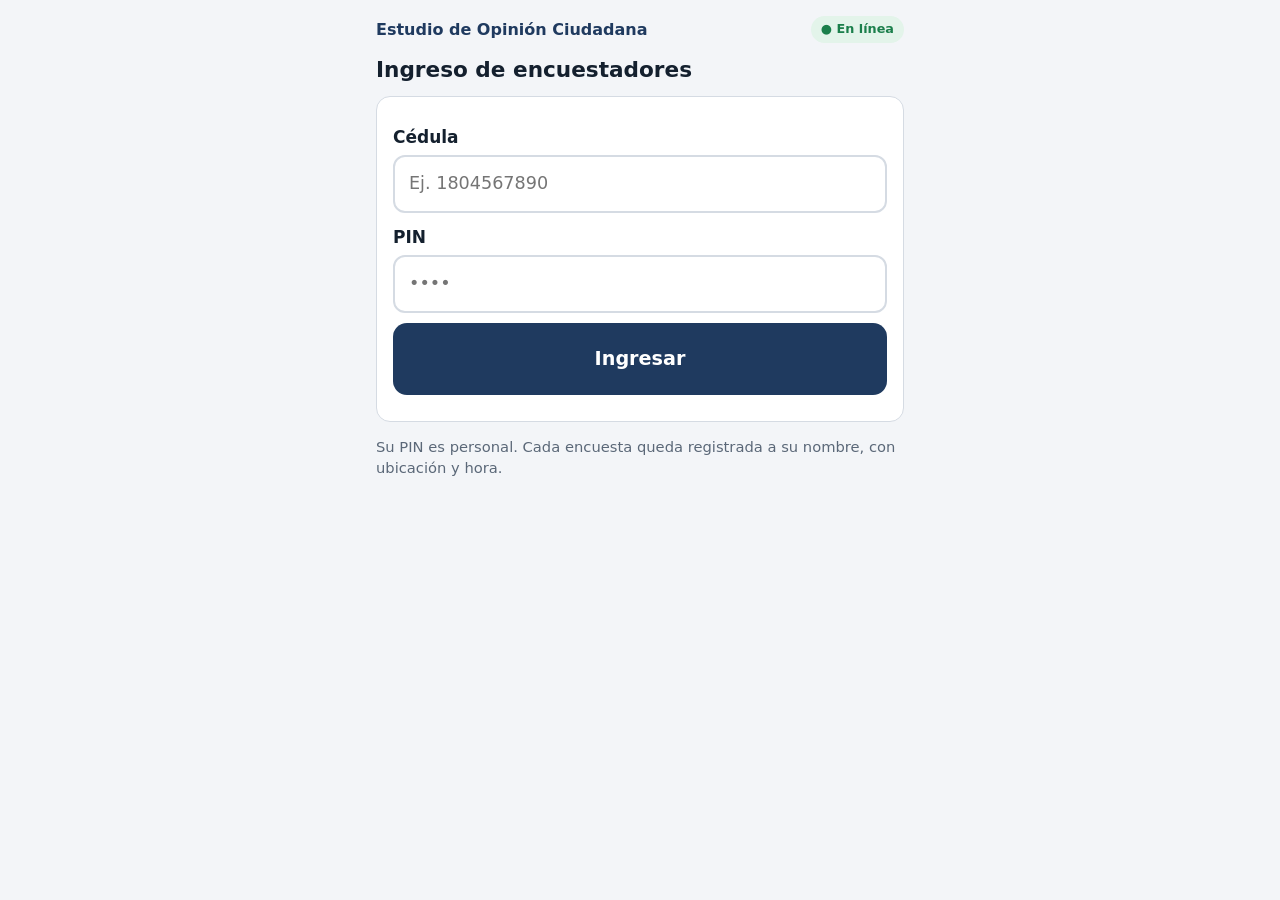
<file: index.html>
<!DOCTYPE html>
<html lang="es">
<head>
  <meta charset="utf-8">
  <meta name="viewport" content="width=device-width, initial-scale=1, viewport-fit=cover">
  <meta name="theme-color" content="#1f3a5f">
  <meta name="mobile-web-app-capable" content="yes">
  <meta name="apple-mobile-web-app-capable" content="yes">
  <meta name="apple-mobile-web-app-title" content="Encuesta Ambato">
  <title>Estudio de Opinión Ciudadana Ambato</title>
  <link rel="manifest" href="manifest.json">
  <link rel="icon" href="icon-192.png">
  <link rel="apple-touch-icon" href="icon-192.png">
  <link rel="stylesheet" href="estilos.css">
</head>
<body>
  <div id="barra-red" class="barra-red" hidden></div>
  <main id="app" aria-live="polite">
    <div class="cargando">Cargando…</div>
  </main>
  <div id="aviso" class="aviso" role="status" hidden></div>
  <script src="config.js"></script>
  <script src="cuestionario.js"></script>
  <script src="app.js"></script>
</body>
</html>
</file>
<file: estilos.css>
:root {
  --fondo: #f3f5f8;
  --tarjeta: #ffffff;
  --texto: #14202e;
  --suave: #5b6878;
  --borde: #d5dbe3;
  --primario: #1f3a5f;
  --primario-2: #2d5487;
  --ok: #1b7f4b;
  --ok-fondo: #e3f4ea;
  --alerta: #a35a00;
  --alerta-fondo: #fff1dc;
  --error: #b3261e;
  --error-fondo: #fde7e5;
  --sel: #dce8f7;
  --radio: 14px;
}
* { box-sizing: border-box; -webkit-tap-highlight-color: transparent; }
html, body { margin: 0; padding: 0; }
body {
  background: var(--fondo); color: var(--texto);
  font: 17px/1.45 system-ui, -apple-system, "Segoe UI", Roboto, sans-serif;
  min-height: 100vh; padding-bottom: env(safe-area-inset-bottom);
}
main { max-width: 560px; margin: 0 auto; padding: 16px 16px 120px; }
h1 { font-size: 1.35rem; margin: 4px 0 12px; line-height: 1.25; }
h2 { font-size: 1.15rem; margin: 0 0 8px; }
p { margin: 8px 0; }
.suave { color: var(--suave); font-size: .92rem; }
.cargando { padding: 60px 0; text-align: center; color: var(--suave); }

.encabezado { display: flex; align-items: center; justify-content: space-between; gap: 12px; margin-bottom: 14px; }
.encabezado .titulo { font-weight: 700; font-size: 1rem; color: var(--primario); }
.chip { display: inline-flex; align-items: center; gap: 6px; padding: 4px 10px; border-radius: 999px; font-size: .8rem; font-weight: 600; background: var(--borde); color: var(--texto); white-space: nowrap; }
.chip.ok { background: var(--ok-fondo); color: var(--ok); }
.chip.off { background: var(--alerta-fondo); color: var(--alerta); }
.chip.err { background: var(--error-fondo); color: var(--error); }

.tarjeta { background: var(--tarjeta); border: 1px solid var(--borde); border-radius: var(--radio); padding: 16px; margin-bottom: 14px; }
.cifras { display: grid; grid-template-columns: repeat(3, 1fr); gap: 10px; }
.cifra { background: var(--tarjeta); border: 1px solid var(--borde); border-radius: var(--radio); padding: 12px 8px; text-align: center; }
.cifra b { display: block; font-size: 1.6rem; line-height: 1.1; }
.cifra span { font-size: .78rem; color: var(--suave); }

.btn { display: block; width: 100%; border: 0; border-radius: var(--radio); padding: 16px; font: inherit; font-weight: 700; cursor: pointer; text-align: center; margin: 10px 0; min-height: 56px; }
.btn.primario { background: var(--primario); color: #fff; }
.btn.primario:active { background: var(--primario-2); }
.btn.secundario { background: var(--tarjeta); color: var(--primario); border: 2px solid var(--primario); }
.btn.peligro { background: var(--tarjeta); color: var(--error); border: 2px solid var(--error); }
.btn.enorme { font-size: 1.2rem; min-height: 72px; }
.btn:disabled { opacity: .45; cursor: not-allowed; }
.fila-btns { display: flex; gap: 10px; }
.fila-btns .btn { flex: 1; }

label.campo { display: block; font-weight: 600; margin: 12px 0 6px; }
input[type=text], input[type=tel], input[type=number], input[type=password], select, textarea {
  width: 100%; font: inherit; font-size: 1.1rem; padding: 14px; border: 2px solid var(--borde); border-radius: 12px; background: #fff; color: var(--texto);
}
input:focus, select:focus, textarea:focus { outline: none; border-color: var(--primario-2); }

.opciones { display: flex; flex-direction: column; gap: 10px; margin-top: 12px; }
.opcion { display: block; width: 100%; text-align: left; padding: 15px 16px; border: 2px solid var(--borde); border-radius: 12px; background: #fff; font: inherit; color: var(--texto); cursor: pointer; min-height: 56px; }
.opcion small { display: block; color: var(--suave); font-size: .85rem; margin-top: 2px; }
.opcion.sel { border-color: var(--primario); background: var(--sel); font-weight: 700; }
.opcion.especial { padding: 11px 16px; min-height: 46px; font-size: .95rem; background: #f7f8fa; }
.separador { border-top: 1px dashed var(--borde); margin: 6px 0; }
.chips-rapidas { display: flex; flex-wrap: wrap; gap: 8px; margin-top: 10px; }
.chips-rapidas .opcion { width: auto; min-height: 44px; padding: 10px 14px; }

.matriz-fila { border: 1px solid var(--borde); border-radius: 12px; padding: 12px; background: #fff; }
.matriz-fila .nombre { font-weight: 700; }
.matriz-fila .nombre small { font-weight: 400; color: var(--suave); display: block; font-size: .82rem; }
.matriz-fila .cols { display: flex; gap: 8px; margin-top: 8px; }
.matriz-fila .cols .opcion { text-align: center; padding: 10px 6px; min-height: 46px; font-size: .92rem; }

.progreso { height: 6px; background: var(--borde); border-radius: 99px; overflow: hidden; margin: 6px 0 16px; }
.progreso div { height: 100%; background: var(--primario); transition: width .2s; }
.instruccion { background: var(--alerta-fondo); color: #6b3d00; border-radius: 10px; padding: 8px 12px; font-size: .9rem; margin-top: 6px; }
.pregunta { font-size: 1.25rem; font-weight: 700; line-height: 1.3; margin: 6px 0; }

.pie-fijo { position: fixed; left: 0; right: 0; bottom: 0; background: rgba(243,245,248,.96); border-top: 1px solid var(--borde); padding: 10px 16px calc(10px + env(safe-area-inset-bottom)); }
.pie-fijo > div { max-width: 560px; margin: 0 auto; }
.pie-fijo .btn { margin: 0; }

.check { display: flex; gap: 12px; align-items: flex-start; padding: 12px; border: 2px solid var(--borde); border-radius: 12px; background: #fff; margin: 10px 0; cursor: pointer; }
.check input { width: 24px; height: 24px; margin-top: 2px; flex: none; }
.estado-item { display: flex; justify-content: space-between; align-items: center; gap: 10px; padding: 12px 0; border-bottom: 1px solid var(--borde); }
.estado-item:last-child { border-bottom: 0; }
.foto-previa { width: 100%; max-height: 220px; object-fit: cover; border-radius: 12px; margin-top: 10px; }

.guion { font-size: 1.15rem; line-height: 1.5; background: #fff; border-left: 5px solid var(--primario); padding: 14px 16px; border-radius: 10px; }
.caja-ok { background: var(--ok-fondo); color: var(--ok); border-radius: var(--radio); padding: 20px; text-align: center; font-weight: 700; font-size: 1.1rem; margin-bottom: 14px; }
.caja-alerta { background: var(--alerta-fondo); color: #6b3d00; border-radius: var(--radio); padding: 12px 14px; margin-bottom: 14px; font-size: .95rem; }
.caja-error { background: var(--error-fondo); color: var(--error); border-radius: var(--radio); padding: 12px 14px; margin-bottom: 14px; font-size: .95rem; }
.banda-prueba { background: #6d28d9; color: #fff; text-align: center; font-weight: 700; font-size: .85rem; padding: 6px; border-radius: 10px; margin-bottom: 12px; letter-spacing: .03em; }

.barra-red { position: sticky; top: 0; z-index: 5; text-align: center; font-size: .85rem; font-weight: 600; padding: 6px; background: var(--alerta-fondo); color: var(--alerta); }
.aviso { position: fixed; left: 50%; bottom: 96px; transform: translateX(-50%); background: #14202e; color: #fff; padding: 12px 18px; border-radius: 12px; font-size: .95rem; max-width: 90vw; z-index: 20; box-shadow: 0 6px 24px rgba(0,0,0,.2); }
.lista-registros { font-size: .9rem; }
.lista-registros .estado-item span:first-child { overflow: hidden; text-overflow: ellipsis; white-space: nowrap; }
a { color: var(--primario-2); }

/* Papeleta con foto y logo */
.opcion.candidato { display: flex; align-items: center; gap: 12px; padding: 10px 12px; min-height: 84px; }
.cand-foto { width: 64px; height: 64px; border-radius: 10px; object-fit: cover; flex: none; background: #e7ebf0; }
.cand-foto.chica { width: 44px; height: 44px; border-radius: 8px; }
.cand-iniciales { display: inline-flex; align-items: center; justify-content: center; font-weight: 800; font-size: 1.2rem; color: var(--suave); }
.cand-texto { flex: 1; min-width: 0; display: flex; flex-direction: column; gap: 2px; }
.cand-nombre { font-size: 1.12rem; font-weight: 800; line-height: 1.2; color: var(--texto); }
.cand-partido { font-size: .85rem; color: var(--suave); line-height: 1.25; }
.cand-logo { width: 52px; height: 52px; object-fit: contain; flex: none; }
.cand-lista { display: inline-flex; align-items: center; justify-content: center; border-radius: 10px; background: var(--primario); color: #fff; font-weight: 800; font-size: .95rem; width: 52px; height: 52px; text-align: center; line-height: 1.05; padding: 2px; }
.opcion.candidato.sel { box-shadow: inset 0 0 0 2px var(--primario); }
.nombre.con-foto { display: flex; align-items: center; gap: 10px; }
</file>
